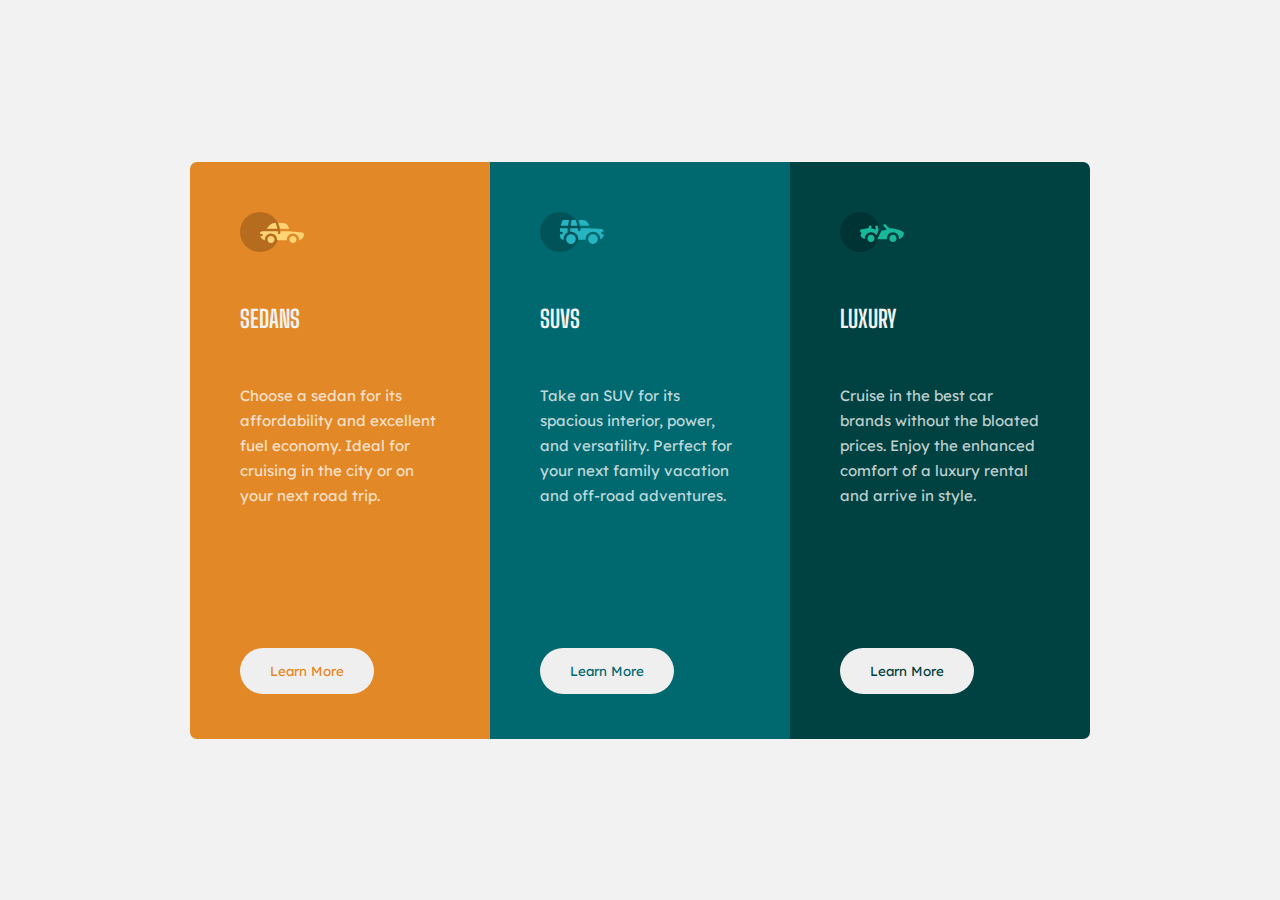
<file: 3-column-preview-card-component-main/index.html>
<!DOCTYPE html>
<html lang="en">

<head>
  <meta charset="UTF-8">
  <meta name="viewport" content="width=device-width, initial-scale=1.0">
  <link rel="icon" type="image/png" sizes="32x32" href="images/favicon-32x32.png">
  <link rel="stylesheet" href="style.css">
  <title>Frontend Mentor | 3-column preview card component</title>

</head>

<body>

  <section>
    <div class="container">
      <div class="sedan-card card">
        <div class="car-pic">
          <img src="images/icon-sedans.svg" alt="Sedan car">
        </div>
        <div class="car-type-title">
          <h3>Sedans</h3>
        </div>
        <div class="car-type-description">
          <p>Choose a sedan for its affordability and excellent fuel economy. Ideal for cruising in the city
            or on your next road trip.</p>
        </div>
        <div class="learn-more">
          <button type="submit"><span>Learn More</span></button>
        </div>
      </div>

      <div class="suvs-card card">
        <div class="car-pic">
          <img src="images/icon-suvs.svg" alt="Suvs car">
        </div>
        <div class="car-type-title">
          <h3>SUVs</h3>
        </div>
        <div class="car-type-description">
          <p>Take an SUV for its spacious interior, power, and versatility. Perfect for your next family vacation
            and off-road adventures.</p>
        </div>
        <div class="learn-more">
          <button type="submit"><span>Learn More</span></button>
        </div>
      </div>

      <div class="luxury-card card">
        <div class="car-pic">
          <img src="images/icon-luxury.svg" alt="Luxury car">
        </div>
        <div class="car-type-title">
          <h3>Luxury</h3>
        </div>
        <div class="car-type-description">
          <p>Cruise in the best car brands without the bloated prices. Enjoy the enhanced comfort of a luxury
            rental and arrive in style.</p>
        </div>
        <div class="learn-more">
          <button type="submit"><span>Learn More</span></button>
        </div>
      </div>
    </div>
  </section>
  <!----
  <div class="attribution">
    Challenge by <a href="https://www.frontendmentor.io?ref=challenge" target="_blank">Frontend Mentor</a>.
    Coded by <a href="#">Your Name Here</a>.
  </div>-->
</body>

</html>
</file>
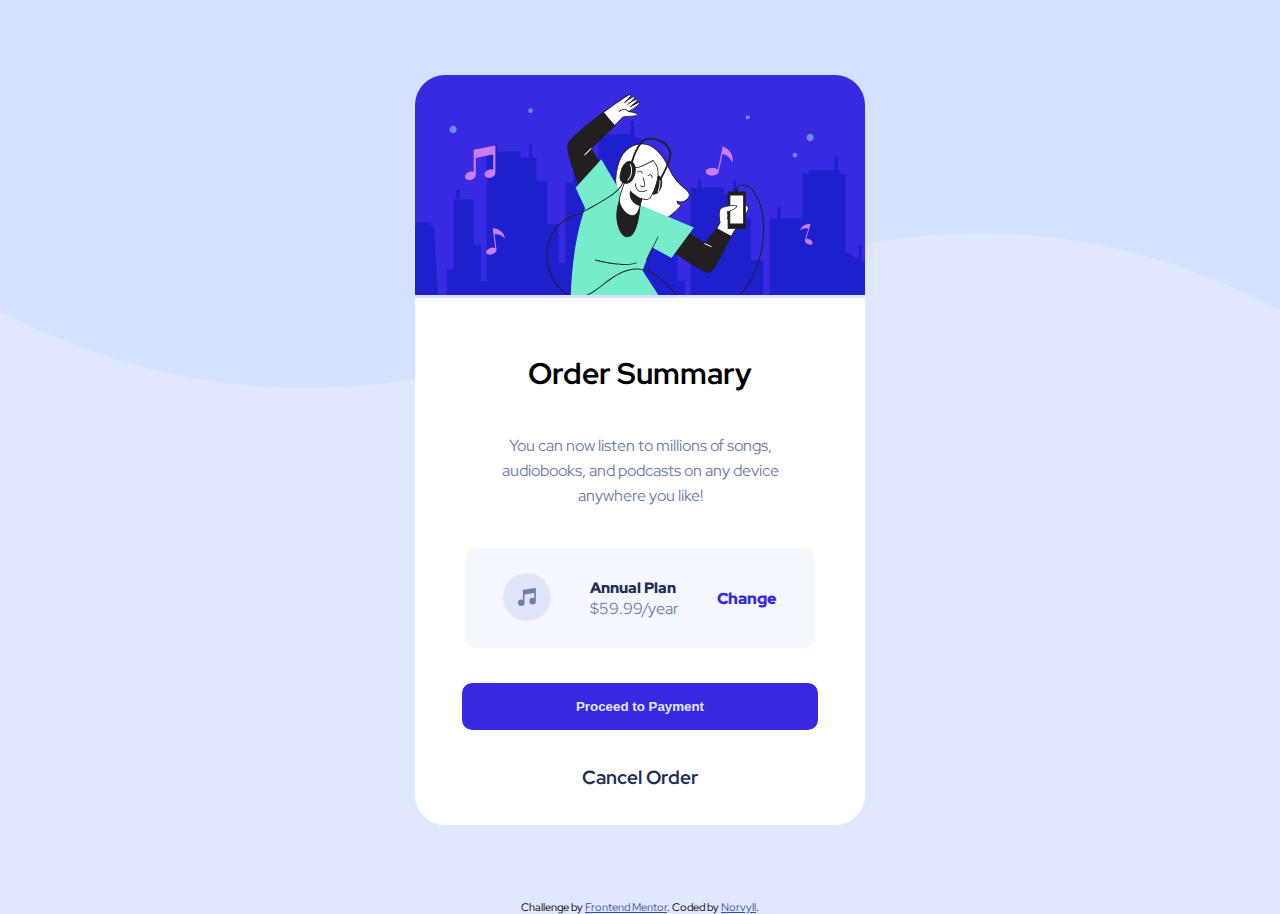
<file: order-summary-component-main/index.html>
<!DOCTYPE html>
<html lang="en">

<head>
  <meta charset="UTF-8">
  <meta name="viewport" content="width=device-width, initial-scale=1.0">
  <link rel="icon" type="image/png" sizes="32x32" href="./images/favicon-32x32.png">
  <link rel="stylesheet" href="style.css">
  <title>Frontend Mentor | Order summary card</title>
  <style>

  </style>
</head>

<body>

  <section>
    <div class="single-card">

      <div class="dance-pic">
        <img src="images/illustration-hero.svg" alt="Dancing girl hero iamge">

        <div class="order-summary">
          <div class="title">
            <h1>Order Summary</h1>
          </div>
          <div class="order-description">
            <p>You can now listen to millions of songs, audiobooks, and podcasts on any
              device anywhere you like!</p>
          </div>
          <div class="plan-block">
            <div class="music-icon">
              <img src="images/icon-music.svg" alt="Music icon image">
            </div>
            <div class="plan-title-price">
              <h2>Annual Plan</h2>
              <p>$59.99/year</p>
            </div>
            <div class="change">
              <a href="#">Change</a>
            </div>
          </div>
          <div class="payment-button">
            <button type="submit">Proceed to Payment</button>
          </div>
          <div class="cancel">
            <h3>Cancel Order</h3>
          </div>
        </div>

      </div>
    </div>
  </section>
  <div class="attribution">
    Challenge by <a href="https://www.frontendmentor.io?ref=challenge" target="_blank">Frontend Mentor</a>.
    Coded by <a href="#">Norvyll</a>.
  </div>
</body>

</html>
</file>
<file: 3-column-preview-card-component-main/style.css>
@import url("https://fonts.googleapis.com/css2?family=Big+Shoulders+Display:wght@700&family=Lexend+Deca&display=swap");

* {
  margin: 0;
  padding: 0;
  box-sizing: border-box;
}

:root {
  --orange: hsl(31, 77%, 52%);
  --drk-cyan: hsl(184, 100%, 22%);
  --vdrk-cyan: hsl(179, 100%, 13%);
  --p-withe: hsla(0, 0%, 100%, 0.75); /*paragraphs*/
  --light-gray: hsl(0, 0%, 95%); /*background, headings, buttons*/
  --heading-font: "Big Shoulders Display", sans-serif;
  --main-font: "Lexend Deca", sans-serif;
  --radius: 0.7rem;
}

html {
  font-size: 62.5%;
}

body {
  background-color: var(--light-gray);
}

h3 {
  color: var(--light-gray);
  text-transform: uppercase;
  font-family: var(--heading-font);
  font-size: 2.4rem;
}

p {
  color: var(--p-withe);
  font-family: var(--main-font);
  font-size: 1.5rem;
  line-height: 2.5rem;
}

.container {
  height: 100vh;
  width: 100%;
  display: flex;
  justify-content: center;
  align-items: center;
  margin: 0 auto;
}

.card {
  width: 30rem;
}

.sedan-card {
  background-color: var(--orange);
  border-top-left-radius: var(--radius);
  border-bottom-left-radius: var(--radius);
}

.suvs-card {
  background-color: var(--drk-cyan);
}

.luxury-card {
  background-color: var(--vdrk-cyan);
  border-top-right-radius: var(--radius);
  border-bottom-right-radius: var(--radius);
}

.car-pic,
.car-type-title,
.car-type-description {
  margin: 5rem;
}

.car-type-description {
  margin-top: 3.5rem;
}

.car-type-title {
  margin-top: 2.8rem;
}

button {
  margin-top: 9rem;
  margin-bottom: 4.5rem;
  cursor: pointer;
  padding-top: 1.5rem;
  padding-right: 3rem;
  padding-bottom: 1.5rem;
  padding-left: 3rem;
  border-radius: 3rem;
  border: none;
}

.learn-more {
  margin-left: 5rem;
}

button span {
  color: var(--orange);
  font-family: var(--main-font);
}

.sedan-card span {
  color: car(--orange);
}

.suvs-card span {
  color: var(--drk-cyan);
}

.luxury-card span {
  color: var(--vdrk-cyan);
}

.attribution {
  font-size: 11px;
  text-align: center;
}

.attribution a {
  color: hsl(228, 45%, 44%);
}

@media screen and (max-width: 900px) {
  .container {
    height: 100%;
    width: 100%;
    flex-direction: column;
    margin: 0 auto;
  }
}
</file>
<file: order-summary-component-main/style.css>
@import url("https://fonts.googleapis.com/css2?family=Red+Hat+Display:wght@500;700;900&display=swap");

* {
  margin: 0;
  padding: 0;
  box-sizing: border-box;
}

:root {
  --pale-blue: hsl(225, 100%, 94%);
  --bright-blue: hsl(245, 75%, 52%);
  --pale-lighter-blue: hsl(225, 100%, 98%);
  --desat-blue: hsl(224, 23%, 55%);
  --dark-blue: hsl(223, 47%, 23%);
  --font: "Red Hat Display", sans-serif;
  --white: #ffffff;
}

html {
  font-size: 62.5%;
  font-family: var(--font);
}

body {
  min-height: 100vh;
  background-image: url(images/pattern-background-desktop.svg);
  background-repeat: no-repeat;
  background-size: contain;
  background-color: var(--pale-blue);
}

section {
  margin-left: 0 auto;
  margin-top: 0 auto;
  display: flex;
  justify-content: center;
  align-items: center;
}

img {
  border-top-left-radius: 3rem;
  border-top-right-radius: 3rem;
}

.single-card {
  display: flex;
  height: 100vh;
  width: 45rem;
  justify-content: center;
  align-items: center;
  flex-direction: column;
  border-radius: 1rem;
}

.order-summary {
  padding-top: 0;
  display: flex;
  flex-direction: column;
  justify-content: center;
  align-items: center;
  background-color: var(--white);
  width: 45rem;
  border-bottom-left-radius: 3rem;
  border-bottom-right-radius: 3rem;
}

.order-summary .title {
  font-size: 1.5rem;
  font-weight: 900;
  margin-top: 5.5rem;
}

.order-description {
  margin: 4rem 8rem 4rem 8rem;
  font-size: 1.6rem;
  color: var(--desat-blue);
  font-size: 1.6rem;
  text-align: center;
  line-height: 2.5rem;
}

.plan-block {
  display: flex;
  align-items: center;
  justify-content: space-evenly;
  width: 35rem;
  height: 10rem;
  background-color: var(--pale-lighter-blue);
  border-radius: 1rem;
}

.plan-title-price h2 {
  color: var(--dark-blue);
  font-weight: 900;
}

.plan-title-price p {
  font-size: 1.6rem;
  color: var(--desat-blue);
}

.change a {
  text-decoration: none;
  font-size: 1.6rem;
  color: var(--bright-blue);
  font-weight: 900;
  cursor: pointer;
}

button {
  margin-top: 3.5rem;
  padding-left: 11.4rem;
  padding-right: 11.4rem;
  padding-top: 1.6rem;
  padding-bottom: 1.6rem;
  border: 0;
  background-color: var(--bright-blue);
  border-radius: 1rem;
  color: var(--pale-blue);
  font-weight: 700;
  cursor: pointer;
}

.cancel {
  margin: 3.5rem 0 3.5rem 0;
  font-size: 1.6rem;
  font-weight: 900;
  color: var(--dark-blue);
}

.attribution a {
  color: hsl(228, 45%, 44%);
}

.attribution {
  text-align: center;
  font-size: 1.1rem;
}
</file>
